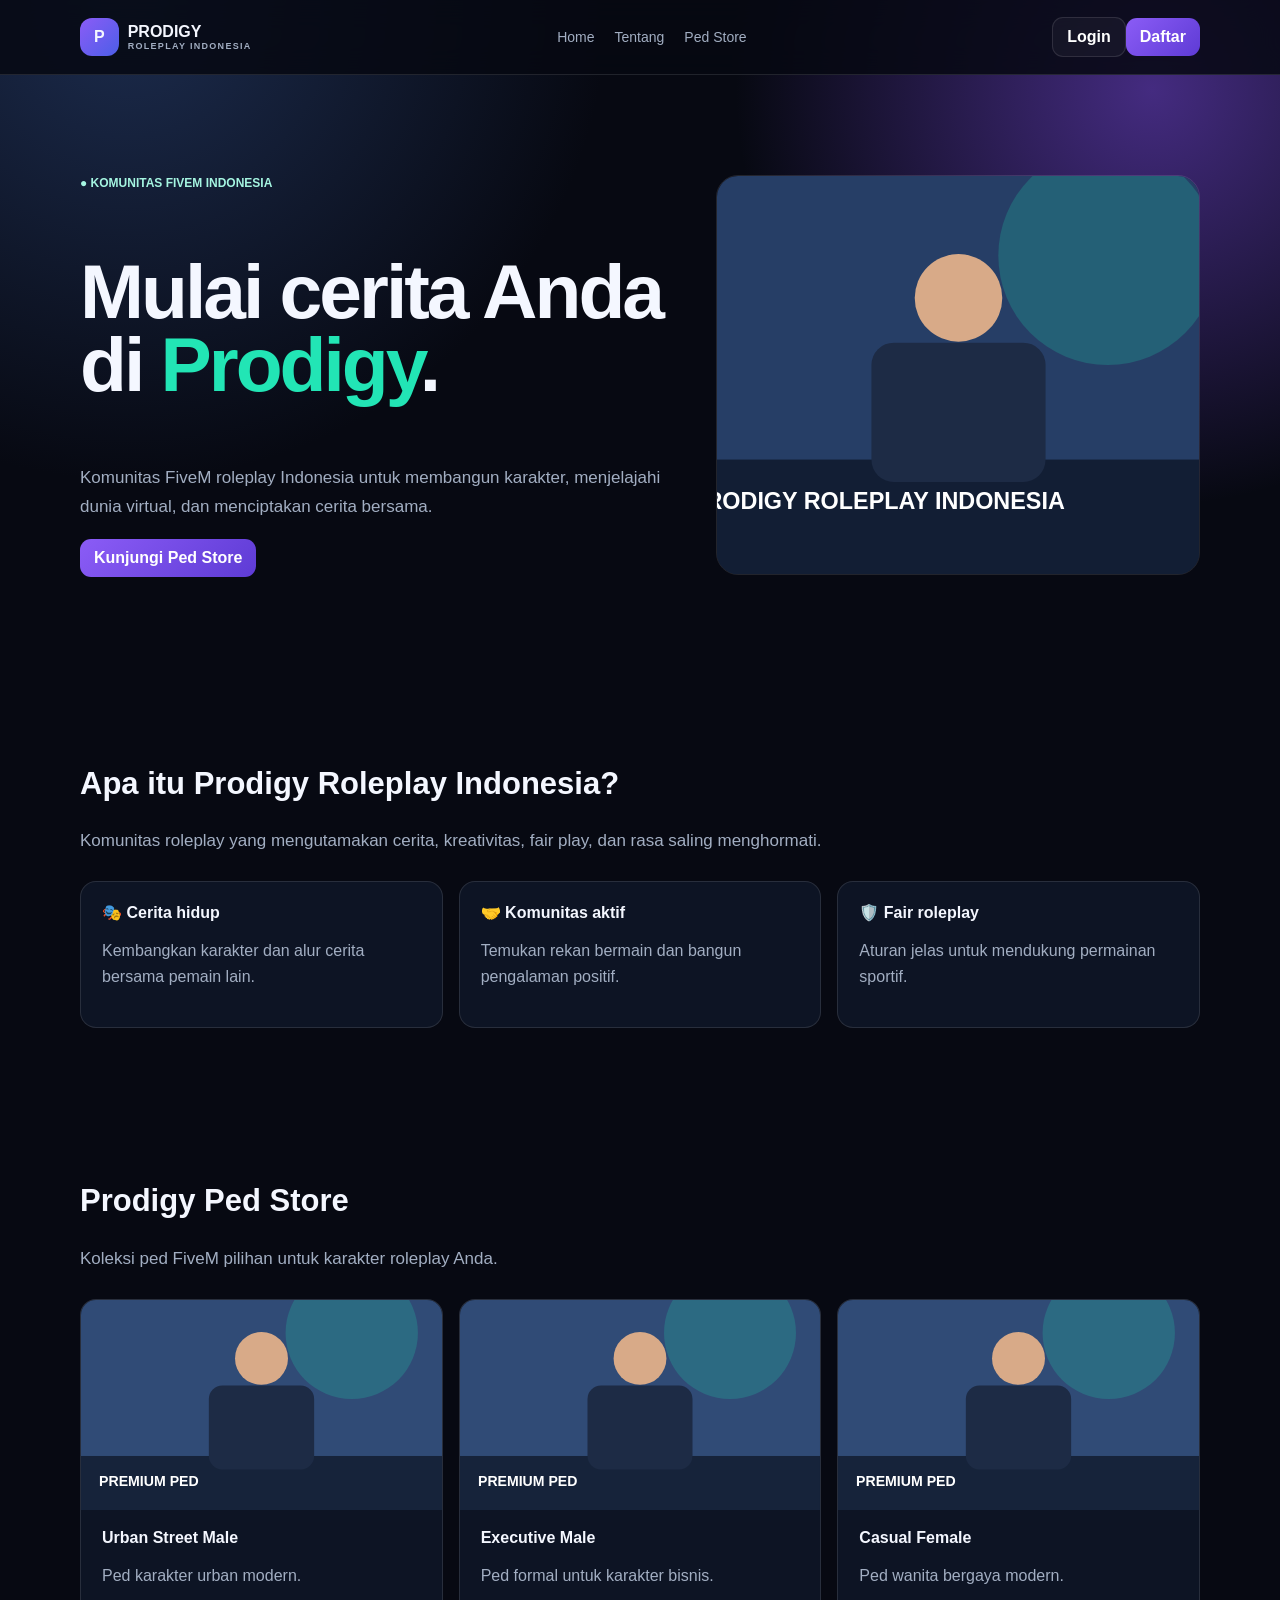
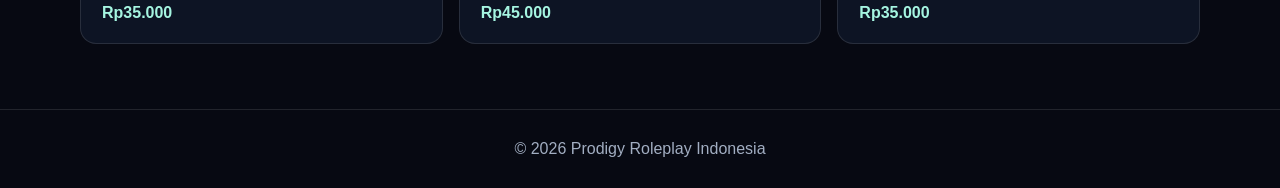
<file: index.html>
<!doctype html><html lang="id"><head><meta charset="utf-8"><meta name="viewport" content="width=device-width,initial-scale=1"><title>Prodigy Roleplay Indonesia</title><link rel="stylesheet" href="assets/style.css"></head><body><header><div class="wrap nav"><a class="brand" href="#home"><span>P</span><b>PRODIGY<small>ROLEPLAY INDONESIA</small></b></a><nav><a href="#home">Home</a><a href="#about">Tentang</a><a href="#store">Ped Store</a></nav><div><a class="btn ghost" href="login.html">Login</a><a class="btn" href="login.html#register">Daftar</a></div></div></header><main><section class="wrap hero" id="home"><div><label>● KOMUNITAS FIVEM INDONESIA</label><h1>Mulai cerita Anda di <em>Prodigy</em>.</h1><p>Komunitas FiveM roleplay Indonesia untuk membangun karakter, menjelajahi dunia virtual, dan menciptakan cerita bersama.</p><a class="btn" href="#store">Kunjungi Ped Store</a></div><img src="assets/home.svg" alt="Prodigy Roleplay Indonesia"></section><section class="wrap section" id="about"><h2>Apa itu Prodigy Roleplay Indonesia?</h2><p>Komunitas roleplay yang mengutamakan cerita, kreativitas, fair play, dan rasa saling menghormati.</p><div class="grid"><article><b>🎭 Cerita hidup</b><p>Kembangkan karakter dan alur cerita bersama pemain lain.</p></article><article><b>🤝 Komunitas aktif</b><p>Temukan rekan bermain dan bangun pengalaman positif.</p></article><article><b>🛡️ Fair roleplay</b><p>Aturan jelas untuk mendukung permainan sportif.</p></article></div></section><section class="wrap section" id="store"><h2>Prodigy Ped Store</h2><p>Koleksi ped FiveM pilihan untuk karakter roleplay Anda.</p><div class="grid"><article class="ped"><img src="assets/ped.svg"><b>Urban Street Male</b><p>Ped karakter urban modern.</p><strong>Rp35.000</strong></article><article class="ped"><img src="assets/ped.svg"><b>Executive Male</b><p>Ped formal untuk karakter bisnis.</p><strong>Rp45.000</strong></article><article class="ped"><img src="assets/ped.svg"><b>Casual Female</b><p>Ped wanita bergaya modern.</p><strong>Rp35.000</strong></article></div></section></main><footer>© 2026 Prodigy Roleplay Indonesia</footer></body></html>
</file>
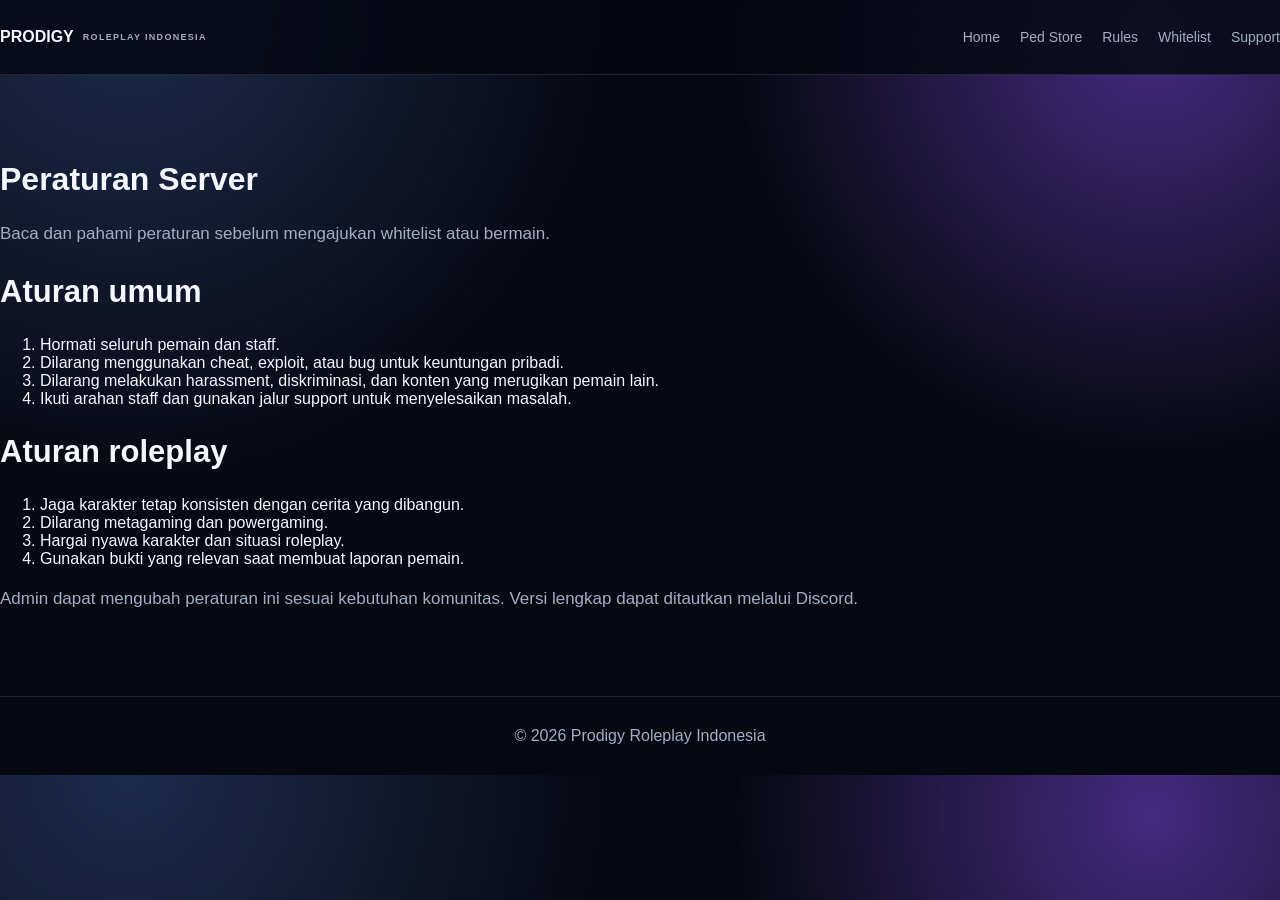
<file: rules.html>
<!doctype html><html lang="id"><head><meta charset="utf-8"><meta name="viewport" content="width=device-width,initial-scale=1"><title>Rules | Prodigy Roleplay Indonesia</title><link rel="stylesheet" href="assets/style.css"></head><body><header><div class="nav"><a class="brand" href="index.html"><b>PRODIGY</b><small>ROLEPLAY INDONESIA</small></a><nav><a href="index.html">Home</a><a href="store.html">Ped Store</a><a href="rules.html">Rules</a><a href="whitelist.html">Whitelist</a><a href="support.html">Support</a></nav></div></header><main class="section narrow"><h1>Peraturan Server</h1><p class="lead">Baca dan pahami peraturan sebelum mengajukan whitelist atau bermain.</p><article class="card"><h2>Aturan umum</h2><ol><li>Hormati seluruh pemain dan staff.</li><li>Dilarang menggunakan cheat, exploit, atau bug untuk keuntungan pribadi.</li><li>Dilarang melakukan harassment, diskriminasi, dan konten yang merugikan pemain lain.</li><li>Ikuti arahan staff dan gunakan jalur support untuk menyelesaikan masalah.</li></ol></article><article class="card"><h2>Aturan roleplay</h2><ol><li>Jaga karakter tetap konsisten dengan cerita yang dibangun.</li><li>Dilarang metagaming dan powergaming.</li><li>Hargai nyawa karakter dan situasi roleplay.</li><li>Gunakan bukti yang relevan saat membuat laporan pemain.</li></ol></article><p class="notice">Admin dapat mengubah peraturan ini sesuai kebutuhan komunitas. Versi lengkap dapat ditautkan melalui Discord.</p></main><footer>© 2026 Prodigy Roleplay Indonesia</footer></body></html>
</file>
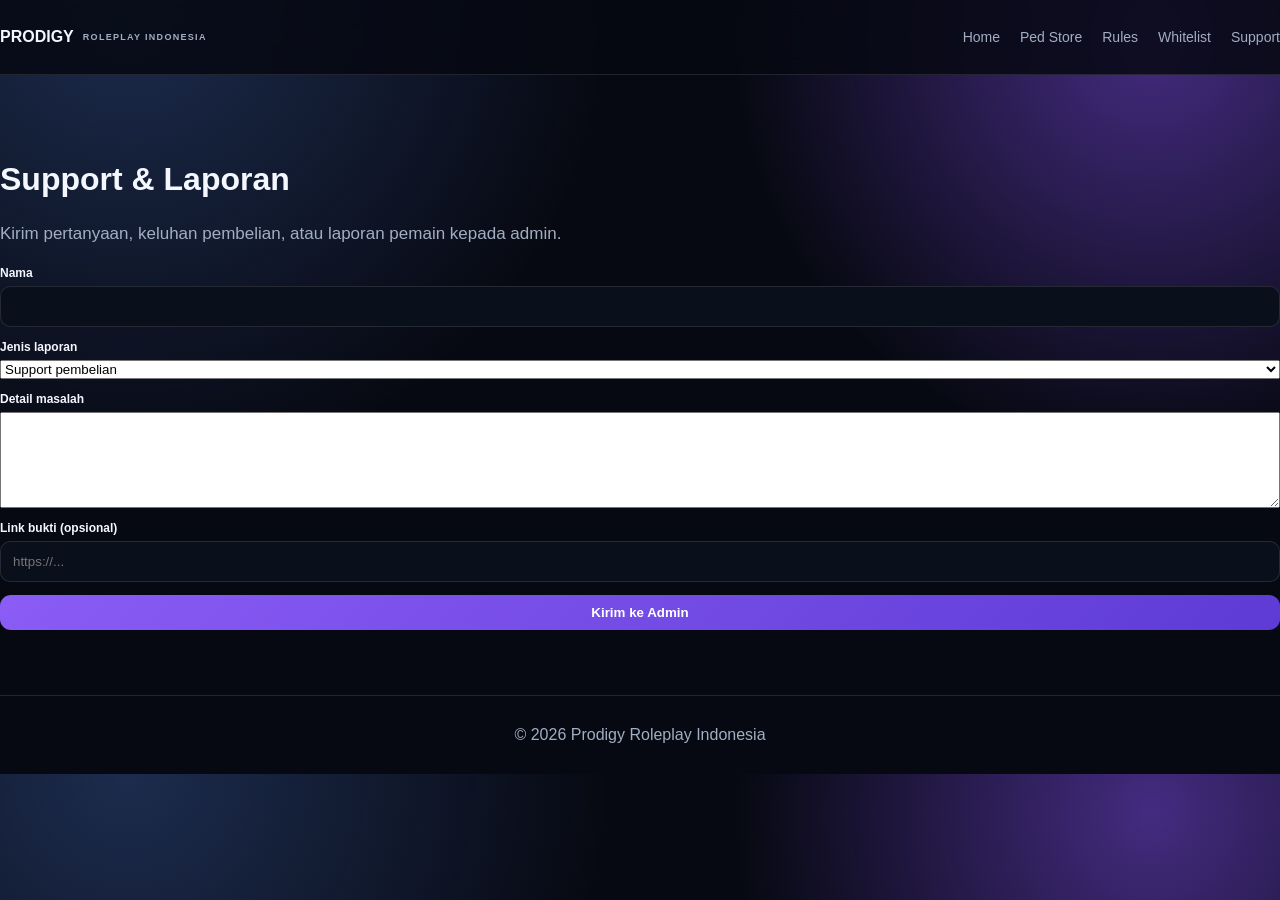
<file: support.html>
<!doctype html><html lang="id"><head><meta charset="utf-8"><meta name="viewport" content="width=device-width,initial-scale=1"><title>Support | Prodigy Roleplay Indonesia</title><link rel="stylesheet" href="assets/style.css"></head><body><header><div class="nav"><a class="brand" href="index.html"><b>PRODIGY</b><small>ROLEPLAY INDONESIA</small></a><nav><a href="index.html">Home</a><a href="store.html">Ped Store</a><a href="rules.html">Rules</a><a href="whitelist.html">Whitelist</a><a href="support.html">Support</a></nav></div></header><main class="section narrow"><h1>Support & Laporan</h1><p class="lead">Kirim pertanyaan, keluhan pembelian, atau laporan pemain kepada admin.</p><form class="form" id="supportForm"><label>Nama<input required id="name"></label><label>Jenis laporan<select id="type"><option>Support pembelian</option><option>Laporan pemain</option><option>Bug server</option><option>Pertanyaan umum</option></select></label><label>Detail masalah<textarea required id="detail" rows="6"></textarea></label><label>Link bukti (opsional)<input id="proof" placeholder="https://..."></label><button class="btn">Kirim ke Admin</button></form></main><footer>© 2026 Prodigy Roleplay Indonesia</footer><script>document.getElementById('supportForm').onsubmit=e=>{e.preventDefault();let q=id=>document.getElementById(id).value;let m=`SUPPORT PRODIGY%0A%0ANama: ${q('name')}%0AJenis: ${q('type')}%0ADetail: ${q('detail')}%0ABukti: ${q('proof')}`;location.href='https://wa.me/6280000000000?text='+m}</script></body></html>
</file>
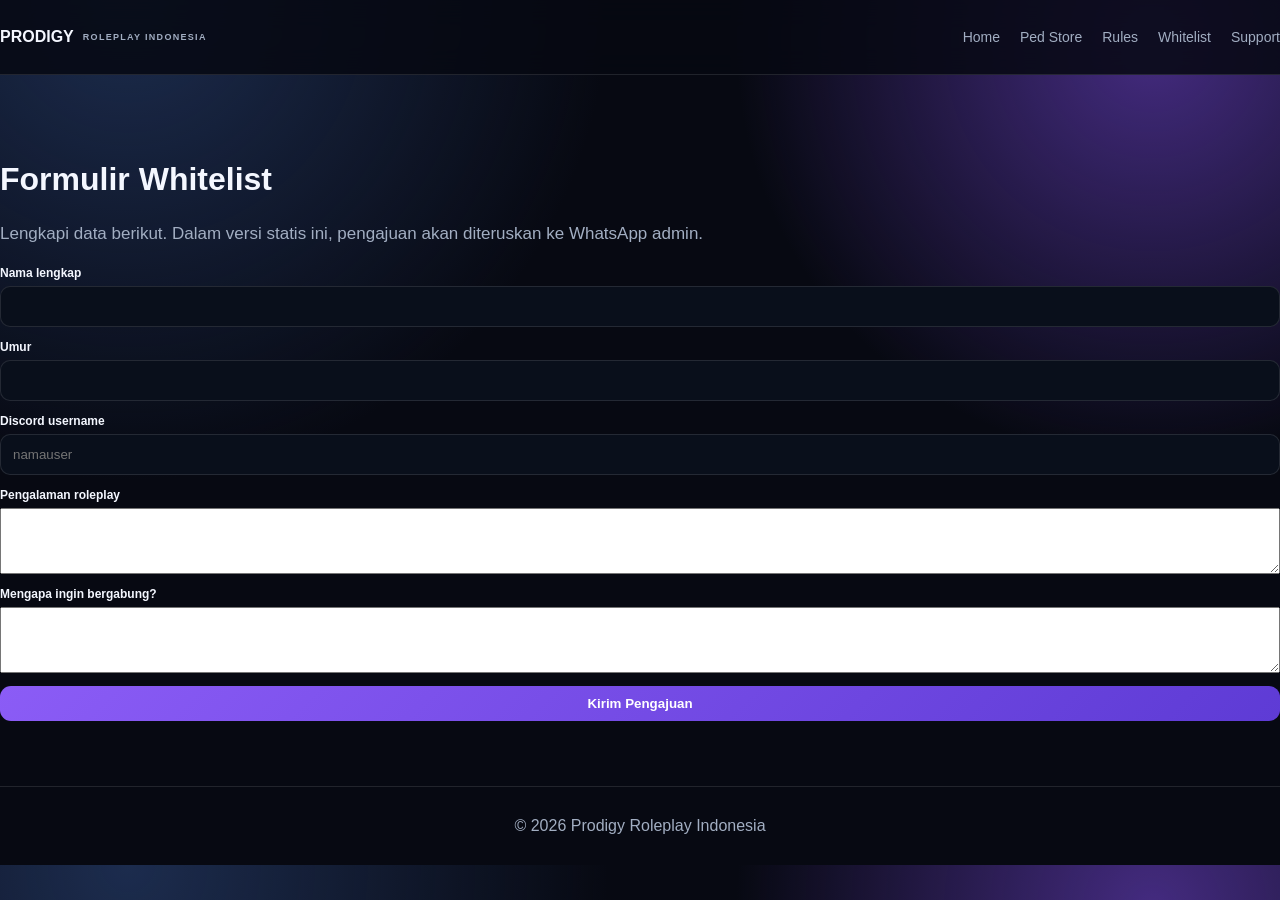
<file: whitelist.html>
<!doctype html><html lang="id"><head><meta charset="utf-8"><meta name="viewport" content="width=device-width,initial-scale=1"><title>Whitelist | Prodigy Roleplay Indonesia</title><link rel="stylesheet" href="assets/style.css"></head><body><header><div class="nav"><a class="brand" href="index.html"><b>PRODIGY</b><small>ROLEPLAY INDONESIA</small></a><nav><a href="index.html">Home</a><a href="store.html">Ped Store</a><a href="rules.html">Rules</a><a href="whitelist.html">Whitelist</a><a href="support.html">Support</a></nav></div></header><main class="section narrow"><h1>Formulir Whitelist</h1><p class="lead">Lengkapi data berikut. Dalam versi statis ini, pengajuan akan diteruskan ke WhatsApp admin.</p><form class="form" id="whitelistForm"><label>Nama lengkap<input required id="name"></label><label>Umur<input required type="number" min="13" id="age"></label><label>Discord username<input required id="discord" placeholder="namauser"></label><label>Pengalaman roleplay<textarea required id="experience" rows="4"></textarea></label><label>Mengapa ingin bergabung?<textarea required id="reason" rows="4"></textarea></label><button class="btn">Kirim Pengajuan</button></form></main><footer>© 2026 Prodigy Roleplay Indonesia</footer><script>document.getElementById('whitelistForm').onsubmit=e=>{e.preventDefault();let q=id=>document.getElementById(id).value;let m=`PENGAJUAN WHITELIST%0A%0ANama: ${q('name')}%0AUmur: ${q('age')}%0ADiscord: ${q('discord')}%0A%0APengalaman:%0A${q('experience')}%0A%0AAlasan:%0A${q('reason')}`;location.href='https://wa.me/6280000000000?text='+m}</script></body></html>
</file>
<file: assets/style.css>
:root{--bg:#070912;--card:#111a2b;--text:#f4f7ff;--muted:#a2aec2;--p:#8b5cf6;--m:#22e5b5;--line:#ffffff1c}*{box-sizing:border-box}body{margin:0;background:radial-gradient(circle at 10% 0,#1c2c4e,transparent 30rem),radial-gradient(circle at 90% 5%,#442b80,transparent 26rem),var(--bg);color:var(--text);font:16px Inter,Arial,sans-serif}a{text-decoration:none;color:inherit}.wrap{width:min(1120px,calc(100% - 32px));margin:auto}header{position:sticky;top:0;background:#070912d9;backdrop-filter:blur(14px);border-bottom:1px solid var(--line)}.nav{height:74px;display:flex;align-items:center;justify-content:space-between;gap:15px}.brand{display:flex;gap:9px;align-items:center;font-weight:900}.brand span{background:linear-gradient(135deg,var(--p),#4c5ee8);padding:10px 14px;border-radius:12px}.brand small{display:block;color:var(--muted);font-size:9px;letter-spacing:1.3px}.nav nav{display:flex;gap:20px;color:var(--muted);font-size:14px}.btn{display:inline-block;border:0;border-radius:11px;padding:10px 14px;background:linear-gradient(135deg,var(--p),#5e3bd5);color:#fff;font-weight:700}.btn.ghost{background:#ffffff0a;border:1px solid var(--line)}.hero{min-height:600px;display:grid;grid-template-columns:1.1fr .9fr;gap:45px;align-items:center}.hero label{color:#a5f5e1;font-size:12px;font-weight:bold}.hero h1,.auth h1{font-size:clamp(45px,6vw,80px);line-height:.95;letter-spacing:-3px}.hero em,.auth em{color:var(--m);font-style:normal}.hero p,.section>p,.auth p{color:var(--muted);line-height:1.7;font-size:17px}.hero>img{width:100%;height:400px;object-fit:cover;border:1px solid var(--line);border-radius:22px}.section{padding:65px 0}.section h2{font-size:31px}.grid{display:grid;grid-template-columns:repeat(3,1fr);gap:16px;margin-top:25px}.grid article{padding:21px;border:1px solid var(--line);border-radius:16px;background:#111a2bb8}.grid p{color:var(--muted);line-height:1.6}.ped{overflow:hidden}.ped img{width:calc(100% + 42px);height:210px;object-fit:cover;margin:-21px -21px 15px}.ped strong{color:#a5f5e1}footer{padding:30px;text-align:center;color:var(--muted);border-top:1px solid var(--line)}.auth{min-height:100vh;display:grid;grid-template-columns:1fr 1fr}.auth>section:first-child{padding:45px;background:linear-gradient(145deg,#172a52,#221640)}.auth>section:first-child h1{margin-top:130px}.formbox{align-self:center;width:min(440px,calc(100% - 40px));margin:auto;padding:29px;border:1px solid var(--line);border-radius:22px;background:#111a2b}.tabs{display:grid;grid-template-columns:1fr 1fr;gap:5px;padding:5px;background:#080d16;border-radius:11px;margin-bottom:20px}.tabs button{border:0;border-radius:8px;padding:9px;background:transparent;color:var(--muted);font-weight:bold}.tabs button:first-child{background:#24314b;color:white}form{display:grid;gap:13px}form label{display:grid;gap:6px;font-size:12px;font-weight:bold}input{padding:12px;border-radius:10px;border:1px solid var(--line);background:#090f1b;color:white}.google{padding:12px;background:#fff;color:#222;border:1px solid var(--line);border-radius:10px;font-weight:bold}.hide{display:none!important}@media(max-width:800px){.nav nav{display:none}.hero,.grid,.auth{grid-template-columns:1fr}.hero{padding:60px 0}.hero>img{height:300px}.auth>section:first-child h1{margin-top:70px}.auth>section:first-child{padding:28px}.formbox{margin:30px auto}}
</file>
